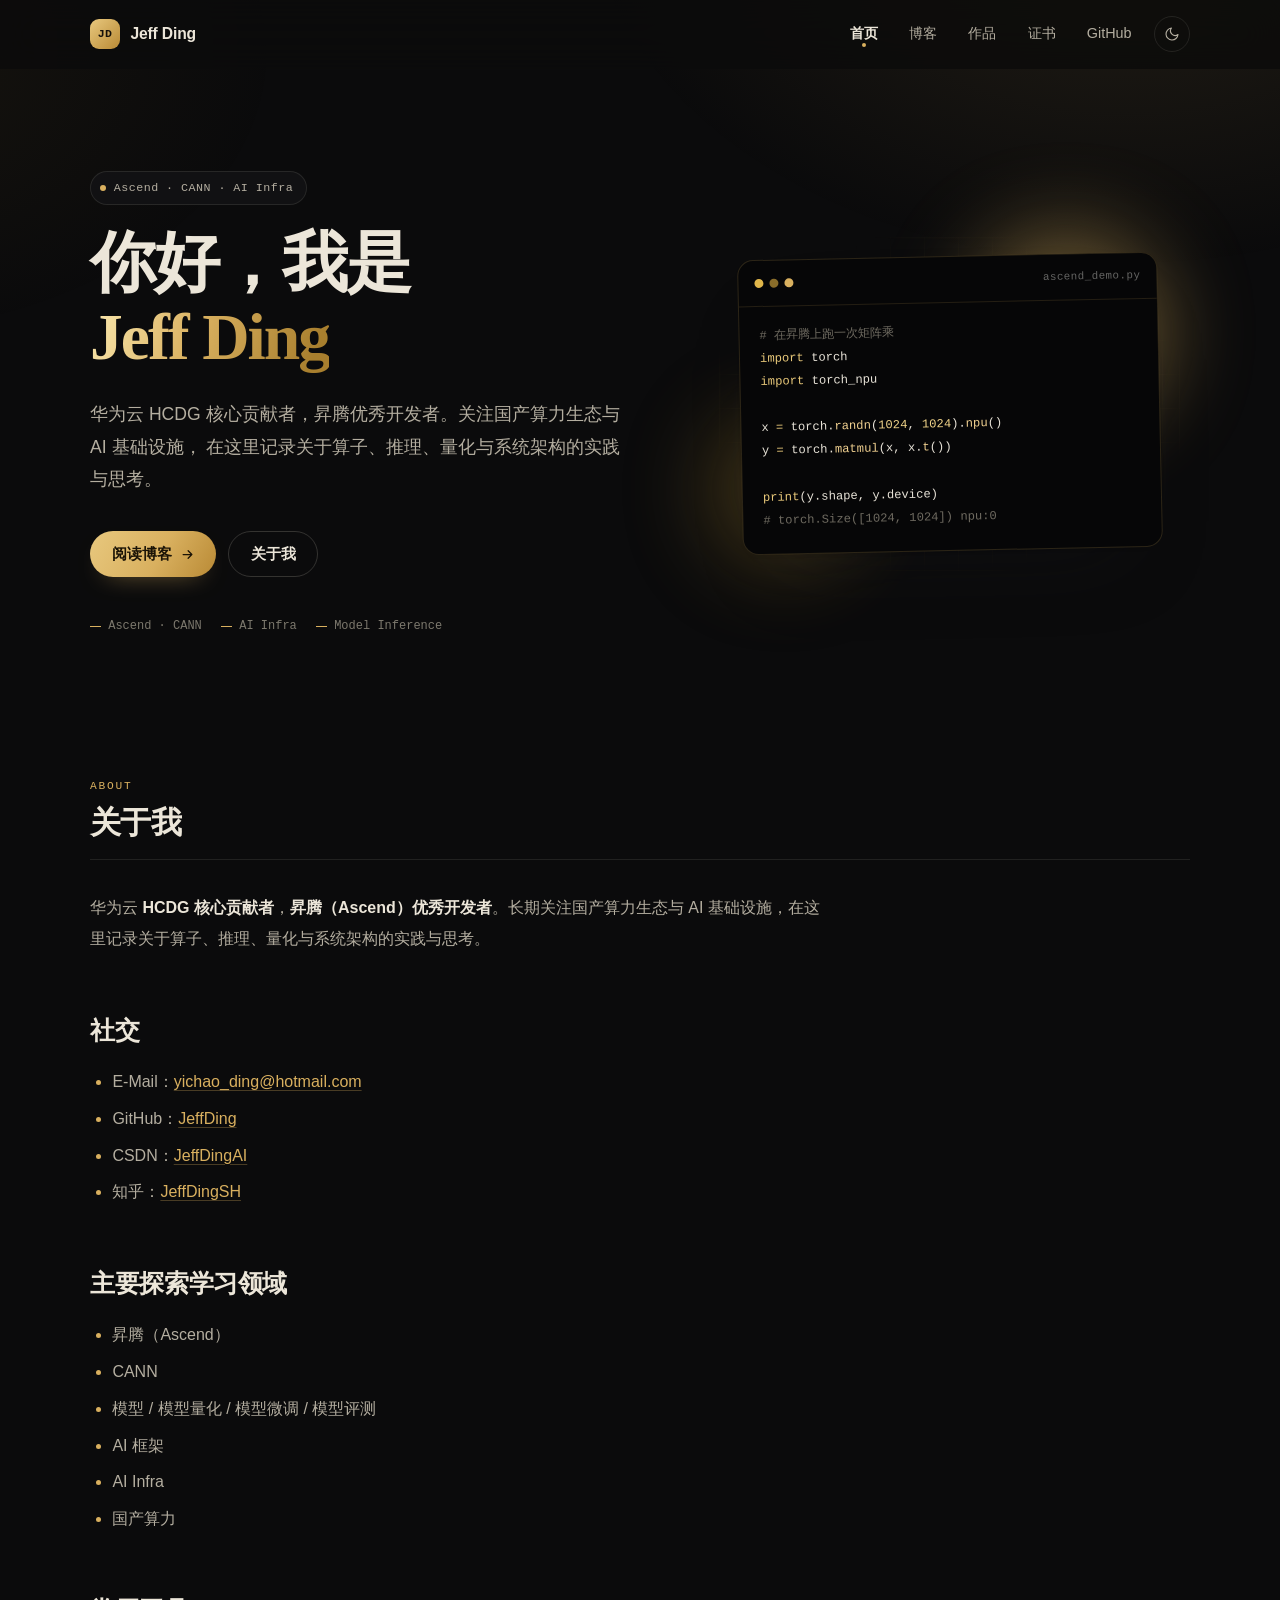
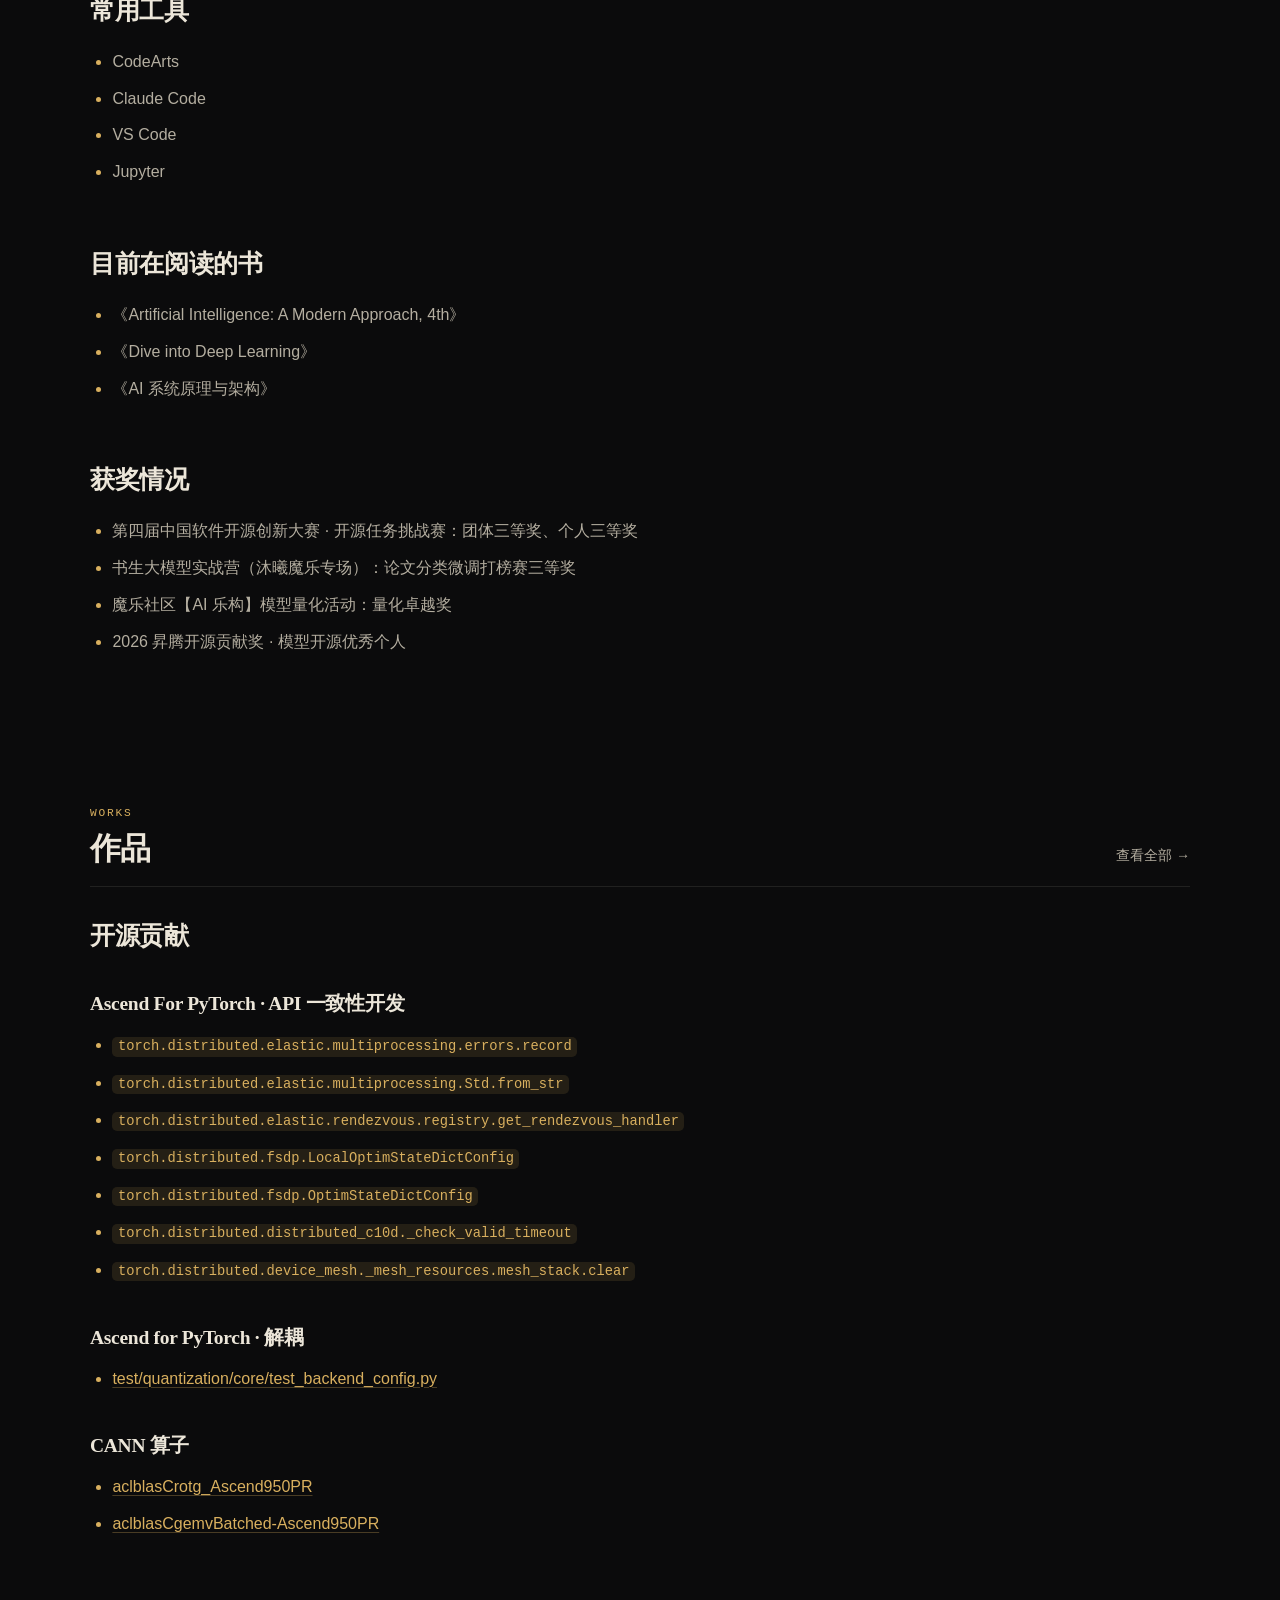
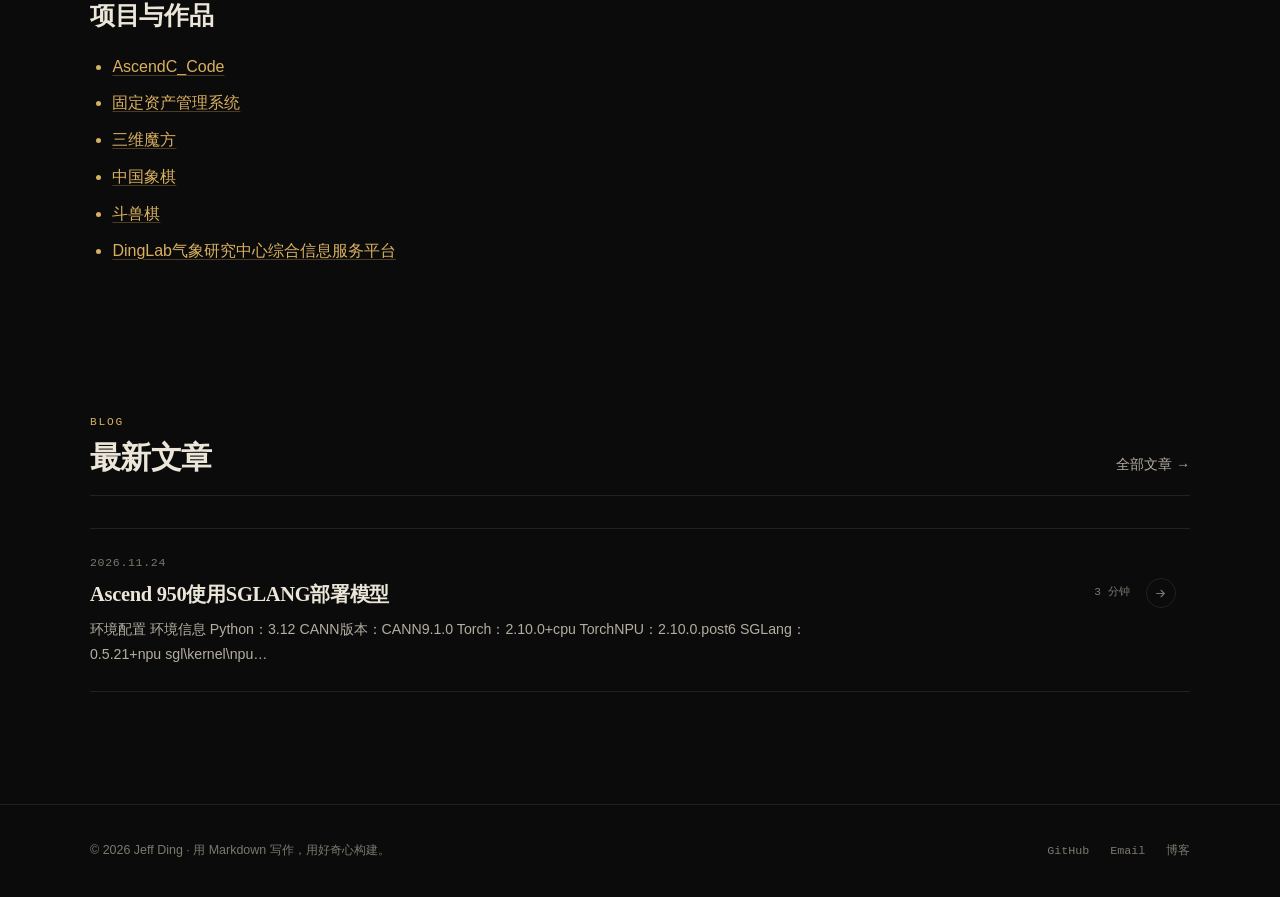
<file: index.html>
<!DOCTYPE html>
<html lang="zh-CN" data-page="home">
<head>
  <meta charset="UTF-8">
  <meta name="viewport" content="width=device-width, initial-scale=1.0">
  <title>Jeff Ding · 个人主页</title>
  <meta name="description" content="Jeff Ding 的个人网站，记录 Ascend、CANN、AI Infra 与模型推理的学习与实践。">
  <meta name="theme-color" content="#0b0b0c">
  <link rel="icon" href="data:image/svg+xml,%3Csvg xmlns='http://www.w3.org/2000/svg' viewBox='0 0 64 64'%3E%3Crect width='64' height='64' rx='14' fill='%23c7000b'/%3E%3Ctext x='32' y='44' font-size='28' font-family='monospace' font-weight='700' text-anchor='middle' fill='white'%3EJD%3C/text%3E%3C/svg%3E">
  <link rel="stylesheet" href="assets/css/style.css">
  <script>
    (function () {
      try {
        var saved = localStorage.getItem("theme");
        var theme = saved || (window.matchMedia("(prefers-color-scheme: dark)").matches ? "dark" : "light");
        document.documentElement.dataset.theme = theme;
      } catch (e) {}
    })();
  </script>
</head>
<body>
  <header class="site-header" id="site-header">
    <div class="wrap header-inner">
      <a class="brand" href="index.html" aria-label="返回首页">
        <span class="brand-mark">JD</span>
        <span class="brand-name">Jeff Ding</span>
      </a>

      <button class="nav-toggle" id="nav-toggle" aria-label="展开导航" aria-expanded="false">
        <span></span><span></span><span></span>
      </button>

      <nav class="nav" id="site-nav">
        <a href="index.html" class="active">首页</a>
        <a href="blog.html">博客</a>
        <a href="works.html">作品</a>
        <a href="certificates.html">证书</a>
        <a href="https://github.com/JeffDing" target="_blank" rel="noopener">GitHub</a>
        <button class="theme-toggle" id="theme-toggle" aria-label="切换深色模式" title="切换主题">
          <svg class="icon-moon" viewBox="0 0 24 24" fill="none" stroke="currentColor" stroke-width="1.7" stroke-linecap="round" stroke-linejoin="round" aria-hidden="true"><path d="M21 12.8A9 9 0 1 1 11.2 3a7 7 0 0 0 9.8 9.8Z"/></svg>
          <svg class="icon-sun" viewBox="0 0 24 24" fill="none" stroke="currentColor" stroke-width="1.7" stroke-linecap="round" stroke-linejoin="round" aria-hidden="true"><circle cx="12" cy="12" r="4"/><path d="M12 2v2M12 20v2M4.9 4.9l1.4 1.4M17.7 17.7l1.4 1.4M2 12h2M20 12h2M4.9 19.1l1.4-1.4M17.7 6.3l1.4-1.4"/></svg>
        </button>
      </nav>
    </div>
  </header>

  <main>
    <section class="wrap hero">
      <div class="hero-copy">
        <p class="eyebrow"><span class="dot"></span>Ascend · CANN · AI Infra</p>
        <h1>你好，我是<br><span class="grad">Jeff Ding</span></h1>
        <p class="hero-sub">
          华为云 HCDG 核心贡献者，昇腾优秀开发者。关注国产算力生态与 AI 基础设施，
          在这里记录关于算子、推理、量化与系统架构的实践与思考。
        </p>
        <div class="hero-actions">
          <a class="btn btn-primary" href="blog.html">
            阅读博客
            <svg viewBox="0 0 24 24" fill="none" stroke="currentColor" stroke-width="2" stroke-linecap="round" stroke-linejoin="round" aria-hidden="true"><path d="M5 12h14M13 6l6 6-6 6"/></svg>
          </a>
          <a class="btn btn-ghost" href="#about">关于我</a>
        </div>
        <ul class="hero-foot">
          <li>Ascend · CANN</li>
          <li>AI Infra</li>
          <li>Model Inference</li>
        </ul>
      </div>

      <div class="hero-visual" aria-hidden="true">
        <div class="orb orb-1"></div>
        <div class="orb orb-2"></div>
        <div class="code-card">
          <div class="code-bar"><i></i><i></i><i></i><em>ascend_demo.py</em></div>
          <pre><code><span class="tok-c"># 在昇腾上跑一次矩阵乘</span>
<span class="tok-k">import</span> torch
<span class="tok-k">import</span> torch_npu

x <span class="tok-k">=</span> torch.<span class="tok-f">randn</span>(<span class="tok-v">1024</span>, <span class="tok-v">1024</span>).<span class="tok-f">npu</span>()
y <span class="tok-k">=</span> torch.<span class="tok-f">matmul</span>(x, x.<span class="tok-f">t</span>())

<span class="tok-k">print</span>(y.shape, y.device)
<span class="tok-c"># torch.Size([1024, 1024]) npu:0</span></code></pre>
        </div>
      </div>
    </section>

    <section class="wrap section about reveal" id="about">
      <div class="section-head">
        <div>
          <span class="section-kicker">About</span>
          <h2>关于我</h2>
        </div>
      </div>
      <div class="prose" id="about-content">
        <p class="loading">正在加载个人介绍…</p>
      </div>
    </section>

    <section class="wrap section works reveal" id="works">
      <div class="section-head">
        <div>
          <span class="section-kicker">Works</span>
          <h2>作品</h2>
        </div>
        <a class="section-more" href="works.html">查看全部 →</a>
      </div>
      <div class="prose" id="home-works">
        <p class="loading">正在加载作品…</p>
      </div>
    </section>

    <section class="wrap section reveal">
      <div class="section-head">
        <div>
          <span class="section-kicker">Blog</span>
          <h2>最新文章</h2>
        </div>
        <a class="section-more" href="blog.html">全部文章 →</a>
      </div>
      <div class="post-list" id="latest-posts">
        <p class="loading">正在加载文章…</p>
      </div>
    </section>
  </main>

  <footer class="site-footer">
    <div class="wrap footer-inner">
      <span>© <span id="year"></span> Jeff Ding · 用 Markdown 写作，用好奇心构建。</span>
      <div class="footer-links">
        <a href="https://github.com/JeffDing" target="_blank" rel="noopener">GitHub</a>
        <a href="mailto:yichao_ding@hotmail.com">Email</a>
        <a href="blog.html">博客</a>
      </div>
    </div>
  </footer>

  <script src="assets/vendor/marked.min.js"></script>
  <script src="assets/vendor/highlight.min.js"></script>
  <script src="assets/js/app.js"></script>
</body>
</html>
</file>
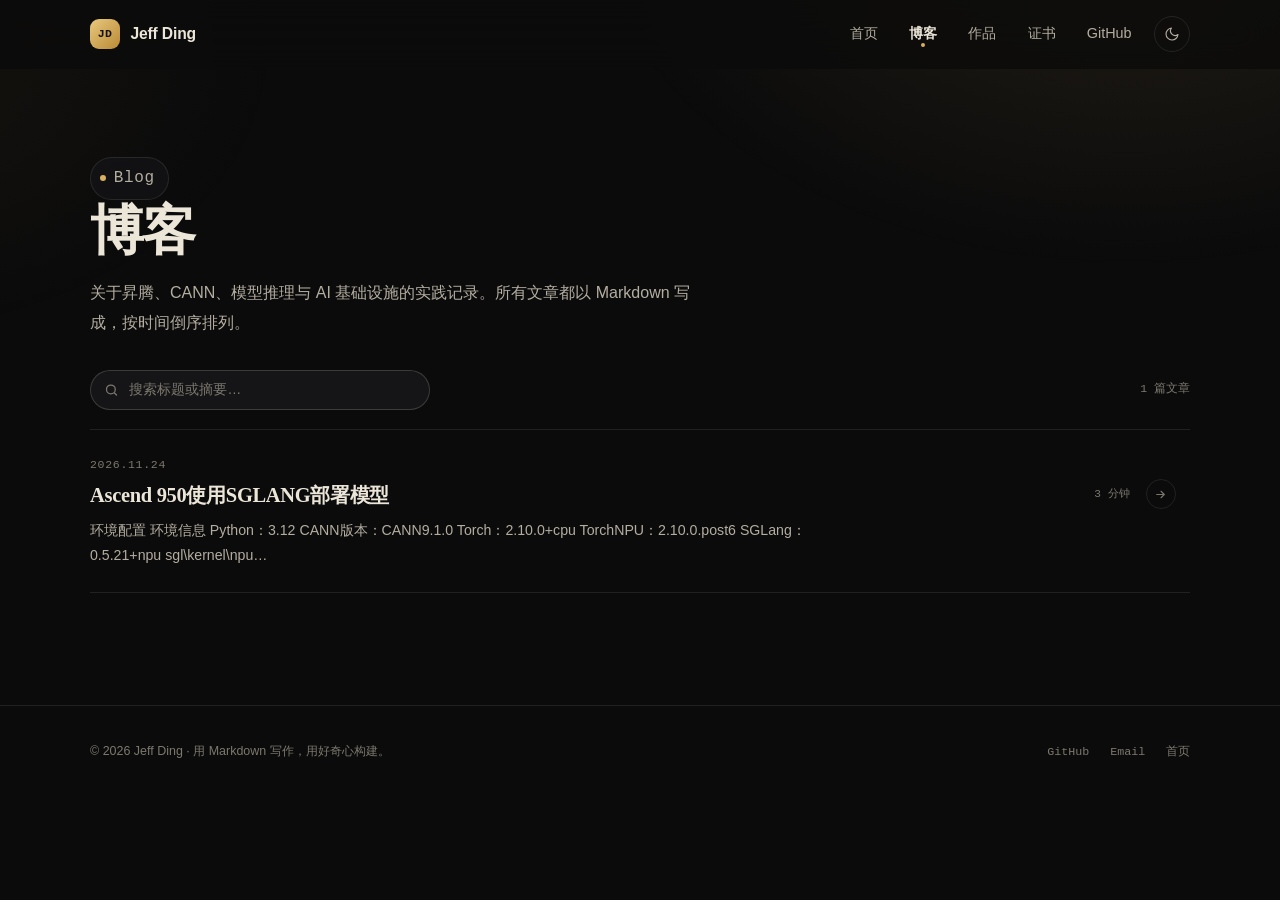
<file: blog.html>
<!DOCTYPE html>
<html lang="zh-CN" data-page="blog">
<head>
  <meta charset="UTF-8">
  <meta name="viewport" content="width=device-width, initial-scale=1.0">
  <title>博客 · Jeff Ding</title>
  <meta name="description" content="Jeff Ding 的博客，记录 Ascend、CANN、模型推理、量化与 AI Infra 的实践笔记。">
  <meta name="theme-color" content="#0b0b0c">
  <link rel="icon" href="data:image/svg+xml,%3Csvg xmlns='http://www.w3.org/2000/svg' viewBox='0 0 64 64'%3E%3Crect width='64' height='64' rx='14' fill='%23c7000b'/%3E%3Ctext x='32' y='44' font-size='28' font-family='monospace' font-weight='700' text-anchor='middle' fill='white'%3EJD%3C/text%3E%3C/svg%3E">
  <link rel="stylesheet" href="assets/css/style.css">
  <script>
    (function () {
      try {
        var saved = localStorage.getItem("theme");
        var theme = saved || (window.matchMedia("(prefers-color-scheme: dark)").matches ? "dark" : "light");
        document.documentElement.dataset.theme = theme;
      } catch (e) {}
    })();
  </script>
</head>
<body>
  <header class="site-header" id="site-header">
    <div class="wrap header-inner">
      <a class="brand" href="index.html" aria-label="返回首页">
        <span class="brand-mark">JD</span>
        <span class="brand-name">Jeff Ding</span>
      </a>

      <button class="nav-toggle" id="nav-toggle" aria-label="展开导航" aria-expanded="false">
        <span></span><span></span><span></span>
      </button>

      <nav class="nav" id="site-nav">
        <a href="index.html">首页</a>
        <a href="blog.html" class="active">博客</a>
        <a href="works.html">作品</a>
        <a href="certificates.html">证书</a>
        <a href="https://github.com/JeffDing" target="_blank" rel="noopener">GitHub</a>
        <button class="theme-toggle" id="theme-toggle" aria-label="切换深色模式" title="切换主题">
          <svg class="icon-moon" viewBox="0 0 24 24" fill="none" stroke="currentColor" stroke-width="1.7" stroke-linecap="round" stroke-linejoin="round" aria-hidden="true"><path d="M21 12.8A9 9 0 1 1 11.2 3a7 7 0 0 0 9.8 9.8Z"/></svg>
          <svg class="icon-sun" viewBox="0 0 24 24" fill="none" stroke="currentColor" stroke-width="1.7" stroke-linecap="round" stroke-linejoin="round" aria-hidden="true"><circle cx="12" cy="12" r="4"/><path d="M12 2v2M12 20v2M4.9 4.9l1.4 1.4M17.7 17.7l1.4 1.4M2 12h2M20 12h2M4.9 19.1l1.4-1.4M17.7 6.3l1.4-1.4"/></svg>
        </button>
      </nav>
    </div>
  </header>

  <main>
    <section class="wrap page-head">
      <p class="eyebrow"><span class="dot"></span>Blog</p>
      <h1>博客</h1>
      <p>关于昇腾、CANN、模型推理与 AI 基础设施的实践记录。所有文章都以 Markdown 写成，按时间倒序排列。</p>
    </section>

    <section class="wrap section" style="padding-top: 0;">
      <div class="list-toolbar">
        <label class="search-box">
          <svg viewBox="0 0 24 24" fill="none" stroke="currentColor" stroke-width="2" stroke-linecap="round" aria-hidden="true"><circle cx="11" cy="11" r="7"/><path d="m20 20-3.2-3.2"/></svg>
          <input type="search" id="search-input" placeholder="搜索标题或摘要…" autocomplete="off" aria-label="搜索文章">
        </label>
        <span class="list-count" id="list-count"></span>
      </div>

      <div class="post-list" id="post-list">
        <p class="loading">正在加载文章…</p>
      </div>
    </section>
  </main>

  <footer class="site-footer">
    <div class="wrap footer-inner">
      <span>© <span id="year"></span> Jeff Ding · 用 Markdown 写作，用好奇心构建。</span>
      <div class="footer-links">
        <a href="https://github.com/JeffDing" target="_blank" rel="noopener">GitHub</a>
        <a href="mailto:yichao_ding@hotmail.com">Email</a>
        <a href="index.html">首页</a>
      </div>
    </div>
  </footer>

  <script src="assets/vendor/marked.min.js"></script>
  <script src="assets/vendor/highlight.min.js"></script>
  <script src="assets/js/app.js"></script>
</body>
</html>
</file>
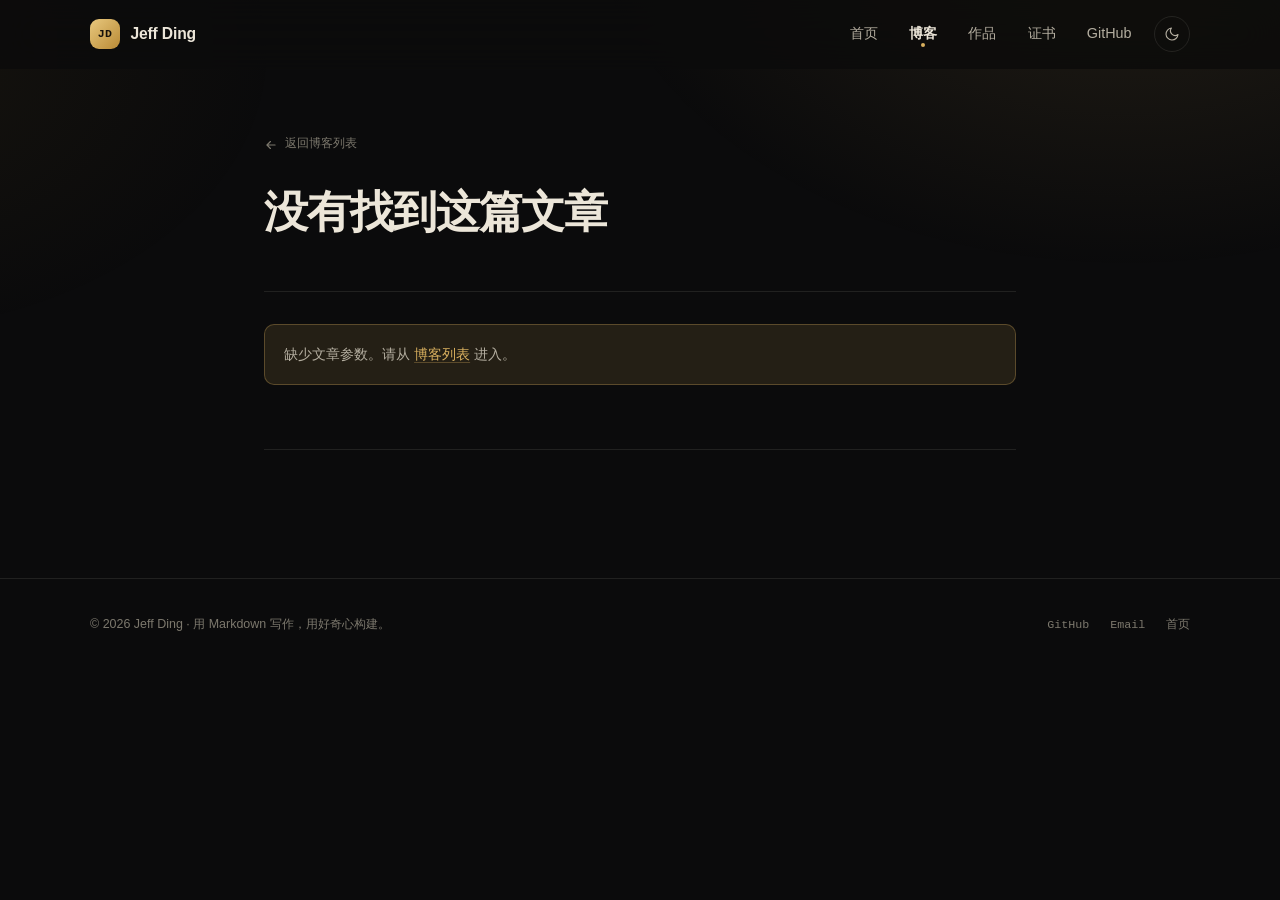
<file: post.html>
<!DOCTYPE html>
<html lang="zh-CN" data-page="post">
<head>
  <meta charset="UTF-8">
  <meta name="viewport" content="width=device-width, initial-scale=1.0">
  <title>文章 · Jeff Ding</title>
  <meta name="description" content="Jeff Ding 的博客文章。">
  <meta name="theme-color" content="#0b0b0c">
  <link rel="icon" href="data:image/svg+xml,%3Csvg xmlns='http://www.w3.org/2000/svg' viewBox='0 0 64 64'%3E%3Crect width='64' height='64' rx='14' fill='%23c7000b'/%3E%3Ctext x='32' y='44' font-size='28' font-family='monospace' font-weight='700' text-anchor='middle' fill='white'%3EJD%3C/text%3E%3C/svg%3E">
  <link rel="stylesheet" href="assets/css/style.css">
  <script>
    (function () {
      try {
        var saved = localStorage.getItem("theme");
        var theme = saved || (window.matchMedia("(prefers-color-scheme: dark)").matches ? "dark" : "light");
        document.documentElement.dataset.theme = theme;
      } catch (e) {}
    })();
  </script>
</head>
<body>
  <div class="progress-bar" id="progress-bar" aria-hidden="true"></div>

  <header class="site-header" id="site-header">
    <div class="wrap header-inner">
      <a class="brand" href="index.html" aria-label="返回首页">
        <span class="brand-mark">JD</span>
        <span class="brand-name">Jeff Ding</span>
      </a>

      <button class="nav-toggle" id="nav-toggle" aria-label="展开导航" aria-expanded="false">
        <span></span><span></span><span></span>
      </button>

      <nav class="nav" id="site-nav">
        <a href="index.html">首页</a>
        <a href="blog.html" class="active">博客</a>
        <a href="works.html">作品</a>
        <a href="certificates.html">证书</a>
        <a href="https://github.com/JeffDing" target="_blank" rel="noopener">GitHub</a>
        <button class="theme-toggle" id="theme-toggle" aria-label="切换深色模式" title="切换主题">
          <svg class="icon-moon" viewBox="0 0 24 24" fill="none" stroke="currentColor" stroke-width="1.7" stroke-linecap="round" stroke-linejoin="round" aria-hidden="true"><path d="M21 12.8A9 9 0 1 1 11.2 3a7 7 0 0 0 9.8 9.8Z"/></svg>
          <svg class="icon-sun" viewBox="0 0 24 24" fill="none" stroke="currentColor" stroke-width="1.7" stroke-linecap="round" stroke-linejoin="round" aria-hidden="true"><circle cx="12" cy="12" r="4"/><path d="M12 2v2M12 20v2M4.9 4.9l1.4 1.4M17.7 17.7l1.4 1.4M2 12h2M20 12h2M4.9 19.1l1.4-1.4M17.7 6.3l1.4-1.4"/></svg>
        </button>
      </nav>
    </div>
  </header>

  <main class="wrap">
    <article class="article">
      <a class="back-link" href="blog.html">
        <svg viewBox="0 0 24 24" fill="none" stroke="currentColor" stroke-width="2" stroke-linecap="round" stroke-linejoin="round" aria-hidden="true"><path d="M19 12H5M11 18l-6-6 6-6"/></svg>
        返回博客列表
      </a>

      <h1 id="post-title">正在加载…</h1>
      <div class="article-meta" id="post-meta"></div>

      <div class="prose article-body" id="post-content">
        <p class="loading">正在加载文章内容…</p>
      </div>

      <nav class="article-nav" id="article-nav"></nav>
    </article>
  </main>

  <footer class="site-footer">
    <div class="wrap footer-inner">
      <span>© <span id="year"></span> Jeff Ding · 用 Markdown 写作，用好奇心构建。</span>
      <div class="footer-links">
        <a href="https://github.com/JeffDing" target="_blank" rel="noopener">GitHub</a>
        <a href="mailto:yichao_ding@hotmail.com">Email</a>
        <a href="index.html">首页</a>
      </div>
    </div>
  </footer>

  <script src="assets/vendor/marked.min.js"></script>
  <script src="assets/vendor/highlight.min.js"></script>
  <script src="assets/js/app.js"></script>
</body>
</html>
</file>
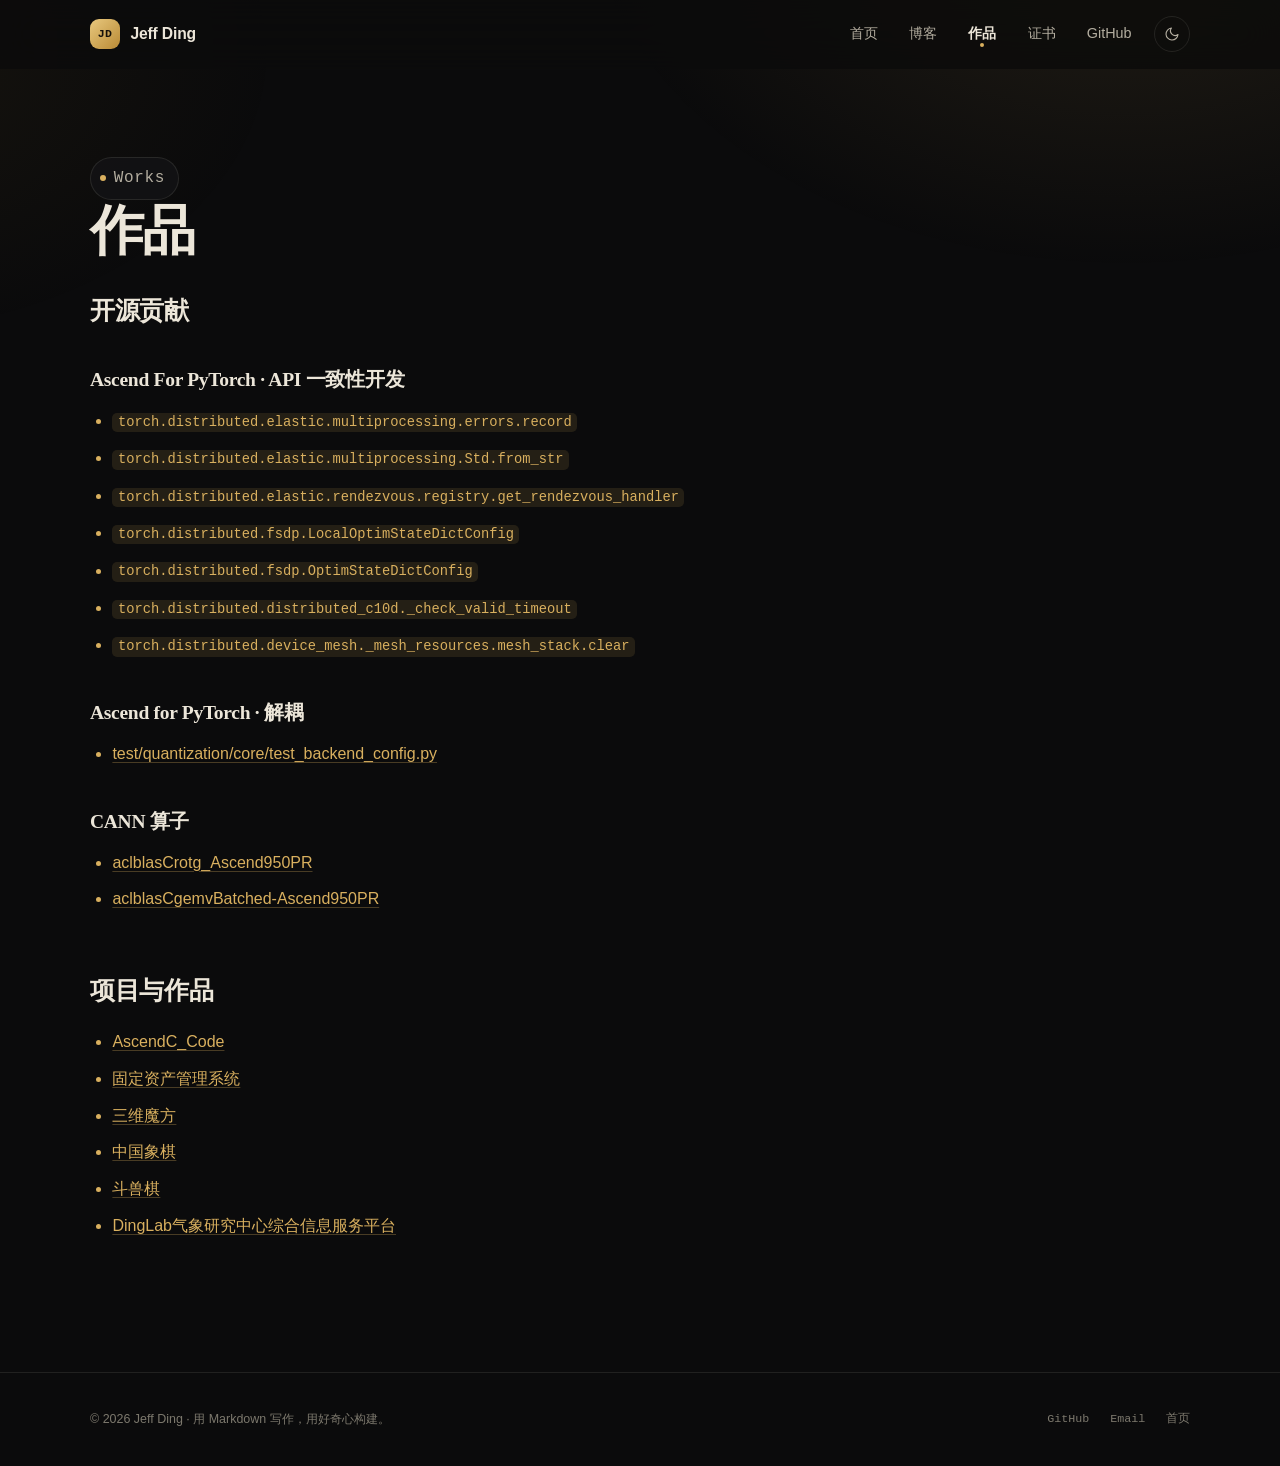
<file: works.html>
<!DOCTYPE html>
<html lang="zh-CN" data-page="works">
<head>
  <meta charset="UTF-8">
  <meta name="viewport" content="width=device-width, initial-scale=1.0">
  <title>作品 · Jeff Ding</title>
  <meta name="description" content="Jeff Ding 的作品合集：开源项目、工具与文章。">
  <meta name="theme-color" content="#0b0b0c">
  <link rel="icon" href="data:image/svg+xml,%3Csvg xmlns='http://www.w3.org/2000/svg' viewBox='0 0 64 64'%3E%3Crect width='64' height='64' rx='14' fill='%23c7000b'/%3E%3Ctext x='32' y='44' font-size='28' font-family='monospace' font-weight='700' text-anchor='middle' fill='white'%3EJD%3C/text%3E%3C/svg%3E">
  <link rel="stylesheet" href="assets/css/style.css">
  <script>
    (function () {
      try {
        var saved = localStorage.getItem("theme");
        var theme = saved || (window.matchMedia("(prefers-color-scheme: dark)").matches ? "dark" : "light");
        document.documentElement.dataset.theme = theme;
      } catch (e) {}
    })();
  </script>
</head>
<body>
  <header class="site-header" id="site-header">
    <div class="wrap header-inner">
      <a class="brand" href="index.html" aria-label="返回首页">
        <span class="brand-mark">JD</span>
        <span class="brand-name">Jeff Ding</span>
      </a>

      <button class="nav-toggle" id="nav-toggle" aria-label="展开导航" aria-expanded="false">
        <span></span><span></span><span></span>
      </button>

      <nav class="nav" id="site-nav">
        <a href="index.html">首页</a>
        <a href="blog.html">博客</a>
        <a href="works.html" class="active">作品</a>
        <a href="certificates.html">证书</a>
        <a href="https://github.com/JeffDing" target="_blank" rel="noopener">GitHub</a>
        <button class="theme-toggle" id="theme-toggle" aria-label="切换深色模式" title="切换主题">
          <svg class="icon-moon" viewBox="0 0 24 24" fill="none" stroke="currentColor" stroke-width="1.7" stroke-linecap="round" stroke-linejoin="round" aria-hidden="true"><path d="M21 12.8A9 9 0 1 1 11.2 3a7 7 0 0 0 9.8 9.8Z"/></svg>
          <svg class="icon-sun" viewBox="0 0 24 24" fill="none" stroke="currentColor" stroke-width="1.7" stroke-linecap="round" stroke-linejoin="round" aria-hidden="true"><circle cx="12" cy="12" r="4"/><path d="M12 2v2M12 20v2M4.9 4.9l1.4 1.4M17.7 17.7l1.4 1.4M2 12h2M20 12h2M4.9 19.1l1.4-1.4M17.7 6.3l1.4-1.4"/></svg>
        </button>
      </nav>
    </div>
  </header>

  <main>
    <section class="wrap page-head">
      <p class="eyebrow"><span class="dot"></span>Works</p>
      <h1>作品</h1>
    </section>

    <section class="wrap section" style="padding-top: 0;">
      <div class="prose" id="works-content">
        <p class="loading">正在加载作品…</p>
      </div>
    </section>
  </main>

  <footer class="site-footer">
    <div class="wrap footer-inner">
      <span>© <span id="year"></span> Jeff Ding · 用 Markdown 写作，用好奇心构建。</span>
      <div class="footer-links">
        <a href="https://github.com/JeffDing" target="_blank" rel="noopener">GitHub</a>
        <a href="mailto:yichao_ding@hotmail.com">Email</a>
        <a href="index.html">首页</a>
      </div>
    </div>
  </footer>

  <script src="assets/vendor/marked.min.js"></script>
  <script src="assets/vendor/highlight.min.js"></script>
  <script src="assets/js/app.js"></script>
</body>
</html>
</file>
<file: assets/css/style.css>
/* =========================================================
   Jeff Ding · Personal Site
   ========================================================= */

:root {
  --bg: #0b0b0c;
  --bg-soft: #101012;
  --surface: #151517;
  --surface-2: #1c1c1f;
  --text: #ece6d9;
  --text-soft: #b4aea0;
  --text-mute: #7c786d;
  --line: rgba(236, 230, 217, 0.1);
  --line-strong: rgba(236, 230, 217, 0.18);
  --accent: #d9b05f;
  --accent-hover: #f2d28c;
  --accent-soft: rgba(217, 176, 95, 0.12);
  --accent-line: rgba(217, 176, 95, 0.3);
  --code-bg: #060607;
  --code-text: #e8e3d8;
  --shadow-sm: 0 1px 2px rgba(22, 22, 26, 0.05);
  --shadow: 0 1px 2px rgba(22, 22, 26, 0.04), 0 18px 40px -24px rgba(22, 22, 26, 0.3);
  --shadow-lg: 0 2px 4px rgba(22, 22, 26, 0.04), 0 40px 80px -40px rgba(22, 22, 26, 0.35);
  --radius-sm: 10px;
  --radius: 18px;
  --radius-lg: 26px;
  --wrap: 1100px;
  --font-sans: -apple-system, BlinkMacSystemFont, "Segoe UI", "PingFang SC",
    "Hiragino Sans GB", "Microsoft YaHei", "Noto Sans SC", sans-serif;
  --font-serif: "Iowan Old Style", "Palatino Linotype", "Songti SC", "Noto Serif SC",
    Georgia, serif;
  --font-mono: "SFMono-Regular", "JetBrains Mono", "Cascadia Code", Consolas,
    "Liberation Mono", Menlo, monospace;
  --ease: cubic-bezier(0.22, 1, 0.36, 1);
}

[data-theme="dark"] {
  --bg: #040405;
  --bg-soft: #09090a;
  --surface: #0e0e10;
  --surface-2: #141416;
  --text: #f2ecdf;
  --text-soft: #c2bca9;
  --text-mute: #878276;
  --line: rgba(242, 236, 223, 0.1);
  --line-strong: rgba(242, 236, 223, 0.18);
  --accent: #e8c87e;
  --accent-hover: #f7dea4;
  --accent-soft: rgba(232, 200, 126, 0.12);
  --accent-line: rgba(232, 200, 126, 0.32);
  --code-bg: #020203;
  --code-text: #f0ead9;
  --shadow-sm: 0 1px 2px rgba(0, 0, 0, 0.4);
  --shadow: 0 1px 2px rgba(0, 0, 0, 0.3), 0 18px 40px -24px rgba(0, 0, 0, 0.7);
  --shadow-lg: 0 2px 4px rgba(0, 0, 0, 0.3), 0 40px 80px -40px rgba(0, 0, 0, 0.8);
}

/* ---------- Reset ---------- */

*,
*::before,
*::after {
  box-sizing: border-box;
}

html {
  scroll-behavior: smooth;
  -webkit-text-size-adjust: 100%;
}

body {
  margin: 0;
  min-height: 100vh;
  background: var(--bg);
  color: var(--text);
  font-family: var(--font-sans);
  font-size: 16px;
  line-height: 1.75;
  -webkit-font-smoothing: antialiased;
  text-rendering: optimizeLegibility;
  transition: background-color 0.35s var(--ease), color 0.35s var(--ease);
}

body::before {
  content: "";
  position: fixed;
  inset: 0;
  z-index: -1;
  pointer-events: none;
  background:
    radial-gradient(55rem 38rem at 88% -12%, var(--accent-soft), transparent 62%),
    radial-gradient(45rem 30rem at -12% 6%, rgba(180, 140, 50, 0.07), transparent 60%);
}

[data-theme="dark"] body::before {
  background:
    radial-gradient(55rem 38rem at 88% -12%, rgba(232, 200, 126, 0.12), transparent 62%),
    radial-gradient(45rem 30rem at -12% 6%, rgba(180, 140, 50, 0.08), transparent 60%);
}

img {
  max-width: 100%;
  height: auto;
}

a {
  color: inherit;
  text-decoration: none;
}

button {
  font: inherit;
  color: inherit;
  background: none;
  border: 0;
  cursor: pointer;
}

::selection {
  background: var(--accent);
  color: #1a1306;
}

.wrap {
  width: min(var(--wrap), calc(100% - 3rem));
  margin-inline: auto;
}

/* ---------- Header ---------- */

.site-header {
  position: sticky;
  top: 0;
  z-index: 50;
  backdrop-filter: saturate(180%) blur(18px);
  -webkit-backdrop-filter: saturate(180%) blur(18px);
  background: color-mix(in srgb, var(--bg) 82%, transparent);
  border-bottom: 1px solid transparent;
  transition: border-color 0.3s, background-color 0.3s;
}

.site-header.is-scrolled {
  border-bottom-color: var(--line);
}

.header-inner {
  display: flex;
  align-items: center;
  justify-content: space-between;
  gap: 1.5rem;
  height: 68px;
}

.brand {
  display: inline-flex;
  align-items: center;
  gap: 0.65rem;
  font-weight: 650;
  letter-spacing: -0.01em;
}

.brand-mark {
  display: grid;
  place-items: center;
  width: 30px;
  height: 30px;
  border-radius: 9px;
  background: linear-gradient(135deg, #e8c87e, #b98a35);
  color: #16110a;
  font-family: var(--font-mono);
  font-size: 0.72rem;
  font-weight: 700;
  letter-spacing: 0.02em;
  transition: transform 0.4s var(--ease), background-color 0.3s;
}

.brand:hover .brand-mark {
  transform: rotate(-8deg) scale(1.06);
  background: linear-gradient(135deg, #f5db9b, #d9b05f);
  color: #16110a;
}

.brand-name {
  font-size: 0.98rem;
}

.nav {
  display: flex;
  align-items: center;
  gap: 0.35rem;
}

.nav a,
.theme-toggle {
  position: relative;
  display: inline-flex;
  align-items: center;
  justify-content: center;
  height: 36px;
  padding: 0 0.8rem;
  border-radius: 999px;
  color: var(--text-soft);
  font-size: 0.9rem;
  transition: color 0.2s, background-color 0.2s;
}

.nav a:hover,
.theme-toggle:hover {
  color: var(--text);
  background: var(--surface-2);
}

.nav a.active {
  color: var(--text);
  font-weight: 600;
}

.nav a.active::after {
  content: "";
  position: absolute;
  bottom: 5px;
  left: 50%;
  width: 4px;
  height: 4px;
  border-radius: 50%;
  background: var(--accent);
  transform: translateX(-50%);
}

.theme-toggle {
  width: 36px;
  padding: 0;
  margin-left: 0.25rem;
  border: 1px solid var(--line);
}

.theme-toggle svg {
  width: 16px;
  height: 16px;
}

.theme-toggle .icon-sun {
  display: none;
}

[data-theme="dark"] .theme-toggle .icon-sun {
  display: block;
}

[data-theme="dark"] .theme-toggle .icon-moon {
  display: none;
}

.nav-toggle {
  display: none;
  width: 38px;
  height: 38px;
  border: 1px solid var(--line);
  border-radius: 10px;
  place-items: center;
}

.nav-toggle span {
  display: block;
  width: 16px;
  height: 1.5px;
  background: var(--text);
  border-radius: 2px;
  transition: transform 0.3s var(--ease), opacity 0.2s;
}

.nav-toggle span + span {
  margin-top: 4px;
}

/* ---------- Hero ---------- */

.hero {
  display: grid;
  grid-template-columns: minmax(0, 1.08fr) minmax(0, 0.92fr);
  align-items: center;
  gap: 3.5rem;
  padding-block: clamp(3.5rem, 8vw, 6.5rem) clamp(3rem, 6vw, 5rem);
}

.eyebrow {
  display: inline-flex;
  align-items: center;
  gap: 0.5rem;
  margin: 0 0 1.4rem;
  padding: 0.35rem 0.8rem 0.35rem 0.55rem;
  border: 1px solid var(--line);
  border-radius: 999px;
  background: color-mix(in srgb, var(--surface) 70%, transparent);
  color: var(--text-soft);
  font-family: var(--font-mono);
  font-size: 0.73rem;
  letter-spacing: 0.04em;
}

.eyebrow .dot {
  position: relative;
  width: 6px;
  height: 6px;
  border-radius: 50%;
  background: var(--accent);
}

.eyebrow .dot::after {
  content: "";
  position: absolute;
  inset: -4px;
  border-radius: 50%;
  border: 1px solid var(--accent);
  opacity: 0;
  animation: pulse 2.4s ease-out infinite;
}

@keyframes pulse {
  0% {
    opacity: 0.7;
    transform: scale(0.6);
  }
  70%,
  100% {
    opacity: 0;
    transform: scale(1.5);
  }
}

.hero h1 {
  margin: 0;
  font-family: var(--font-serif);
  font-size: clamp(2.6rem, 6vw, 4.1rem);
  font-weight: 600;
  line-height: 1.12;
  letter-spacing: -0.03em;
}

.hero h1 .grad {
  background: linear-gradient(110deg, #f7e3a8 5%, #d9b05f 45%, #a87f2e 92%);
  -webkit-background-clip: text;
  background-clip: text;
  color: transparent;
}

.hero-sub {
  max-width: 34rem;
  margin: 1.5rem 0 0;
  color: var(--text-soft);
  font-size: clamp(1rem, 1.4vw, 1.1rem);
  line-height: 1.85;
}

.hero-actions {
  display: flex;
  flex-wrap: wrap;
  gap: 0.75rem;
  margin-top: 2.2rem;
}

.btn {
  display: inline-flex;
  align-items: center;
  gap: 0.5rem;
  height: 46px;
  padding: 0 1.35rem;
  border-radius: 999px;
  font-size: 0.93rem;
  font-weight: 600;
  transition: transform 0.3s var(--ease), background-color 0.25s, box-shadow 0.3s,
    border-color 0.25s;
}

.btn svg {
  width: 15px;
  height: 15px;
  transition: transform 0.3s var(--ease);
}

.btn-primary {
  background: linear-gradient(120deg, #e8c87e, #d9b05f 55%, #b98a35);
  color: #1a1306;
  box-shadow: 0 10px 26px -16px rgba(217, 176, 95, 0.75);
}

.btn-primary:hover {
  background: linear-gradient(120deg, #f7e0a6, #e5c47f 55%, #c79a45);
  color: #1a1306;
  transform: translateY(-2px);
  box-shadow: 0 16px 30px -12px rgba(217, 176, 95, 0.85);
}

.btn-primary:hover svg {
  transform: translateX(3px);
}

.btn-ghost {
  border: 1px solid var(--line-strong);
  color: var(--text);
}

.btn-ghost:hover {
  background: var(--surface);
  border-color: var(--accent-line);
  transform: translateY(-2px);
}

.hero-foot {
  display: flex;
  flex-wrap: wrap;
  gap: 0.4rem 1.2rem;
  margin: 2.4rem 0 0;
  padding: 0;
  list-style: none;
  color: var(--text-mute);
  font-family: var(--font-mono);
  font-size: 0.75rem;
}

.hero-foot li {
  display: inline-flex;
  align-items: center;
  gap: 0.45rem;
}

.hero-foot li::before {
  content: "";
  width: 11px;
  height: 1px;
  background: var(--accent);
}

/* ---------- Hero visual ---------- */

.hero-visual {
  position: relative;
  min-height: 380px;
  display: grid;
  place-items: center;
}

.hero-visual::before {
  content: "";
  position: absolute;
  inset: 6% 2%;
  border-radius: 36px;
  border: 1px solid var(--accent-line);
  background-image: linear-gradient(var(--accent-soft) 1px, transparent 1px),
    linear-gradient(90deg, var(--accent-soft) 1px, transparent 1px);
  background-size: 34px 34px;
  -webkit-mask-image: radial-gradient(ellipse at center, #000 25%, transparent 75%);
  mask-image: radial-gradient(ellipse at center, #000 25%, transparent 75%);
  opacity: 0.75;
}

.orb {
  position: absolute;
  border-radius: 50%;
  filter: blur(46px);
  opacity: 0.55;
  animation: float 12s ease-in-out infinite;
}

.orb-1 {
  width: 190px;
  height: 190px;
  top: 6%;
  right: 6%;
  background: var(--accent);
}

.orb-2 {
  width: 150px;
  height: 150px;
  bottom: 8%;
  left: 0;
  background: #8a6d2a;
  opacity: 0.45;
  animation-delay: -6s;
}

@keyframes float {
  0%,
  100% {
    transform: translate3d(0, 0, 0) scale(1);
  }
  50% {
    transform: translate3d(0, -18px, 0) scale(1.06);
  }
}

.code-card {
  position: relative;
  width: min(100%, 420px);
  border-radius: 16px;
  background: var(--code-bg);
  border: 1px solid rgba(217, 176, 95, 0.18);
  box-shadow: var(--shadow-lg);
  overflow: hidden;
  transform: rotate(-1.2deg);
  transition: transform 0.6s var(--ease);
}

.code-card:hover {
  transform: rotate(0deg) translateY(-4px);
}

.code-bar {
  display: flex;
  align-items: center;
  gap: 6px;
  padding: 0.8rem 1rem;
  border-bottom: 1px solid rgba(217, 176, 95, 0.14);
}

.code-bar i {
  width: 9px;
  height: 9px;
  border-radius: 50%;
  background: rgba(232, 230, 226, 0.14);
}

.code-bar i:first-child {
  background: #e0b64a;
}

.code-bar i:nth-child(2) {
  background: #8a6d2a;
}

.code-bar i:nth-child(3) {
  background: #d9b05f;
}

.code-bar em {
  margin-left: auto;
  color: rgba(232, 230, 226, 0.42);
  font-family: var(--font-mono);
  font-size: 0.68rem;
  font-style: normal;
  letter-spacing: 0.04em;
}

.code-card pre {
  margin: 0;
  padding: 1.15rem 1.25rem 1.35rem;
  overflow-x: auto;
  color: var(--code-text);
  font-family: var(--font-mono);
  font-size: 0.76rem;
  line-height: 1.9;
  tab-size: 4;
}

.tok-c {
  color: #6e6a60;
}

.tok-k {
  color: #e9c97a;
}

.tok-s {
  color: #d8b153;
}

.tok-f {
  color: #f0d090;
}

.tok-v {
  color: #f2d58a;
}

/* ---------- Sections ---------- */

.section {
  padding-block: clamp(2.5rem, 5vw, 4rem);
}

.section-head {
  display: flex;
  align-items: flex-end;
  justify-content: space-between;
  gap: 1rem;
  margin-bottom: 2rem;
  padding-bottom: 1.1rem;
  border-bottom: 1px solid var(--line);
}

.section-kicker {
  display: block;
  margin-bottom: 0.35rem;
  color: var(--accent);
  font-family: var(--font-mono);
  font-size: 0.7rem;
  letter-spacing: 0.16em;
  text-transform: uppercase;
}

.section-head h2 {
  margin: 0;
  font-family: var(--font-serif);
  font-size: clamp(1.5rem, 2.6vw, 1.95rem);
  font-weight: 600;
  letter-spacing: -0.02em;
  line-height: 1.25;
}

.section-more {
  flex-shrink: 0;
  color: var(--text-soft);
  font-size: 0.86rem;
  transition: color 0.2s, transform 0.3s var(--ease);
}

.section-more:hover {
  color: var(--accent);
  transform: translateX(3px);
}

/* ---------- About / prose ---------- */

.about {
  scroll-margin-top: 90px;
}

.about .prose {
  max-width: 46rem;
}

.works .prose {
  max-width: 46rem;
}

.prose {
  color: var(--text-soft);
  font-size: 1rem;
  line-height: 1.95;
}

.prose > :first-child {
  margin-top: 0;
}

.prose h2,
.prose h3,
.prose h4 {
  color: var(--text);
  font-family: var(--font-serif);
  font-weight: 600;
  letter-spacing: -0.015em;
  line-height: 1.35;
}

.prose h2 {
  margin: 2.4em 0 0.75em;
  font-size: 1.55rem;
}

.prose h3 {
  margin: 2em 0 0.6em;
  font-size: 1.22rem;
}

.prose h4 {
  margin: 1.8em 0 0.5em;
  font-size: 1.05rem;
}

.prose p {
  margin: 0 0 1.15em;
}

.prose a {
  color: var(--accent);
  text-decoration: underline;
  text-decoration-thickness: 1px;
  text-underline-offset: 3px;
  text-decoration-color: var(--accent-line);
  transition: text-decoration-color 0.2s;
}

.prose a:hover {
  text-decoration-color: var(--accent);
}

.prose strong {
  color: var(--text);
  font-weight: 650;
}

.prose ul,
.prose ol {
  margin: 0 0 1.2em;
  padding-left: 1.4em;
}

.prose li {
  margin: 0.35em 0;
}

.prose li::marker {
  color: var(--accent);
}

.prose blockquote {
  margin: 1.6em 0;
  padding: 0.2em 0 0.2em 1.2em;
  border-left: 3px solid var(--accent);
  color: var(--text-soft);
  font-style: italic;
}

.prose blockquote p:last-child {
  margin-bottom: 0;
}

.prose hr {
  margin: 2.6em 0;
  border: 0;
  height: 1px;
  background: var(--line);
}

.prose code {
  padding: 0.16em 0.4em;
  border-radius: 5px;
  background: var(--accent-soft);
  color: var(--accent);
  font-family: var(--font-mono);
  font-size: 0.86em;
}

.prose pre {
  position: relative;
  margin: 1.6em 0;
  padding: 1.25rem 1.3rem;
  border-radius: var(--radius-sm);
  background: var(--code-bg);
  border: 1px solid rgba(217, 176, 95, 0.14);
  overflow-x: auto;
  line-height: 1.75;
}

.prose pre code {
  padding: 0;
  background: none;
  color: var(--code-text);
  font-size: 0.825rem;
}

.prose pre code.hljs {
  padding: 0;
  background: transparent;
  overflow: visible;
  color: var(--code-text);
}

.prose pre code.hljs .hljs-keyword,
.prose pre code.hljs .hljs-selector-tag,
.prose pre code.hljs .hljs-built_in,
.prose pre code.hljs .hljs-name,
.prose pre code.hljs .hljs-tag,
.prose pre code.hljs .hljs-literal,
.prose pre code.hljs .hljs-type {
  color: #e9c97a;
}

.prose pre code.hljs .hljs-string,
.prose pre code.hljs .hljs-attr,
.prose pre code.hljs .hljs-template-tag,
.prose pre code.hljs .hljs-template-variable,
.prose pre code.hljs .hljs-char,
.prose pre code.hljs .hljs-regexp,
.prose pre code.hljs .hljs-addition {
  color: #d8b153;
}

.prose pre code.hljs .hljs-comment,
.prose pre code.hljs .hljs-quote {
  color: #6e6a60;
  font-style: italic;
}

.prose pre code.hljs .hljs-number,
.prose pre code.hljs .hljs-symbol,
.prose pre code.hljs .hljs-bullet {
  color: #f0d090;
}

.prose pre code.hljs .hljs-title,
.prose pre code.hljs .hljs-title.function_,
.prose pre code.hljs .hljs-section,
.prose pre code.hljs .hljs-title.class_ {
  color: #f4d79a;
}

.prose pre code.hljs .hljs-variable,
.prose pre code.hljs .hljs-property,
.prose pre code.hljs .hljs-params,
.prose pre code.hljs .hljs-attribute {
  color: #e6c070;
}

.prose pre code.hljs .hljs-meta,
.prose pre code.hljs .hljs-link {
  color: #b99a5e;
}

.prose pre code.hljs .hljs-deletion {
  color: #b06a3a;
}

.prose pre .copy-btn {
  position: absolute;
  top: 0.6rem;
  right: 0.6rem;
  padding: 0.25rem 0.6rem;
  border-radius: 6px;
  background: rgba(217, 176, 95, 0.12);
  color: rgba(232, 230, 226, 0.7);
  font-family: var(--font-mono);
  font-size: 0.66rem;
  opacity: 0;
  transition: opacity 0.2s, background-color 0.2s, color 0.2s;
}

.prose pre:hover .copy-btn,
.prose pre .copy-btn:focus-visible {
  opacity: 1;
}

.prose pre .copy-btn:hover {
  background: rgba(217, 176, 95, 0.24);
  color: #f5db9b;
}

.prose pre .copy-btn.is-done {
  color: #f5db9b;
}

[data-theme="dark"] .prose pre {
  border-color: var(--line);
}

.prose img {
  display: block;
  margin: 1.8em auto;
  border-radius: var(--radius-sm);
  box-shadow: var(--shadow);
}

.prose table {
  width: 100%;
  margin: 1.6em 0;
  border-collapse: collapse;
  font-size: 0.9rem;
}

.prose th,
.prose td {
  padding: 0.6rem 0.8rem;
  border: 1px solid var(--line);
  text-align: left;
}

.prose th {
  background: var(--surface-2);
  color: var(--text);
  font-weight: 600;
}

.prose input[type="checkbox"] {
  accent-color: var(--accent);
  margin-right: 0.4em;
}

/* ---------- Post list ---------- */

.post-list {
  display: flex;
  flex-direction: column;
  border-top: 1px solid var(--line);
}

.post-card-main {
  min-width: 0;
}

.post-card {
  position: relative;
  display: flex;
  align-items: flex-start;
  justify-content: space-between;
  gap: 2rem;
  padding: 1.55rem 0.9rem 1.55rem 0;
  border-bottom: 1px solid var(--line);
  transition: padding-left 0.4s var(--ease), background-color 0.3s;
}

.post-card::before {
  content: "";
  position: absolute;
  left: 0;
  top: 50%;
  width: 3px;
  height: 0;
  border-radius: 2px;
  background: var(--accent);
  transform: translateY(-50%);
  transition: height 0.35s var(--ease);
}

.post-card:hover {
  padding-left: 1.1rem;
  background: linear-gradient(90deg, var(--accent-soft), transparent 65%);
}

.post-card:hover::before {
  height: 58%;
}

.post-card time {
  display: block;
  margin-bottom: 0.4rem;
  color: var(--text-mute);
  font-family: var(--font-mono);
  font-size: 0.72rem;
  letter-spacing: 0.06em;
}

.post-card h3 {
  margin: 0;
  color: var(--text);
  font-family: var(--font-serif);
  font-size: clamp(1.08rem, 2vw, 1.28rem);
  font-weight: 600;
  line-height: 1.45;
  letter-spacing: -0.015em;
  transition: color 0.2s;
}

.post-card:hover h3 {
  color: var(--accent);
}

.post-card p {
  max-width: 46rem;
  margin: 0.45rem 0 0;
  color: var(--text-soft);
  font-size: 0.885rem;
  line-height: 1.75;
  display: -webkit-box;
  -webkit-line-clamp: 2;
  -webkit-box-orient: vertical;
  overflow: hidden;
}

.post-side {
  display: flex;
  align-items: center;
  gap: 1rem;
  flex-shrink: 0;
  padding-top: 1.55rem;
  color: var(--text-mute);
  font-family: var(--font-mono);
  font-size: 0.7rem;
}

.post-side .arrow {
  display: grid;
  place-items: center;
  width: 30px;
  height: 30px;
  border: 1px solid var(--line);
  border-radius: 50%;
  transition: background-color 0.3s, color 0.3s, border-color 0.3s, transform 0.4s var(--ease);
}

.post-side .arrow svg {
  width: 13px;
  height: 13px;
}

.post-card:hover .arrow {
  background: var(--accent);
  border-color: var(--accent);
  color: #fff;
  transform: translateX(3px);
}

.list-empty {
  padding: 3rem 0;
  color: var(--text-mute);
  font-size: 0.9rem;
  text-align: center;
}

/* ---------- Certificates ---------- */

.cert-grid {
  display: grid;
  grid-template-columns: repeat(auto-fill, minmax(230px, 1fr));
  gap: 1.4rem;
  margin-bottom: 1.6rem;
}

.cert-grid:last-child {
  margin-bottom: 0;
}

.cert-card {
  display: flex;
  flex-direction: column;
  align-items: center;
  text-align: center;
  padding: 0;
  border: 1px solid var(--line);
  border-radius: var(--radius);
  background: var(--surface);
  overflow: hidden;
  cursor: pointer;
  transition: transform 0.4s var(--ease), border-color 0.3s,
    box-shadow 0.4s var(--ease), background-color 0.3s;
}

.cert-card:hover {
  transform: translateY(-6px);
  border-color: var(--accent-line);
  background: var(--surface-2);
  box-shadow: var(--shadow-lg);
}

.cert-card:focus-visible {
  outline: 2px solid var(--accent);
  outline-offset: 2px;
}

.cert-thumb {
  display: block;
  width: 100%;
  overflow: hidden;
  background: var(--bg-soft);
  position: relative;
}

.cert-thumb::after {
  content: "点击查看大图";
  position: absolute;
  inset: 0;
  display: grid;
  place-items: center;
  color: var(--text);
  font-family: var(--font-mono);
  font-size: 0.72rem;
  letter-spacing: 0.04em;
  background: color-mix(in srgb, var(--bg) 78%, transparent);
  opacity: 0;
  transition: opacity 0.3s;
}

.cert-card:hover .cert-thumb::after,
.cert-card:focus-visible .cert-thumb::after {
  opacity: 1;
}

.cert-thumb img {
  width: 100%;
  height: auto;
  object-fit: contain;
  display: block;
  transition: transform 0.5s var(--ease);
}

.cert-card:hover .cert-thumb img {
  transform: scale(1.05);
}

.cert-name {
  display: block;
  width: 100%;
  padding: 0.9rem 1rem 1.05rem;
  color: var(--text-soft);
  font-family: var(--font-serif);
  font-size: 0.92rem;
  font-weight: 600;
  line-height: 1.4;
  word-break: break-word;
  transition: color 0.2s;
}

.cert-card:hover .cert-name {
  color: var(--accent);
}

.cert-empty {
  grid-column: 1 / -1;
  padding: 3.5rem 1rem;
  text-align: center;
  color: var(--text-mute);
  font-size: 0.9rem;
  line-height: 1.8;
}

.cert-empty code {
  padding: 0.16em 0.4em;
  border-radius: 5px;
  background: var(--accent-soft);
  color: var(--accent);
  font-family: var(--font-mono);
  font-size: 0.85em;
}

/* lightbox */

.lightbox {
  position: fixed;
  inset: 0;
  z-index: 100;
  display: grid;
  place-items: center;
  padding: 1.5rem;
  background: rgba(4, 4, 5, 0.86);
  backdrop-filter: blur(8px);
  -webkit-backdrop-filter: blur(8px);
  opacity: 0;
  visibility: hidden;
  transition: opacity 0.3s var(--ease), visibility 0.3s;
}

.lightbox.is-open {
  opacity: 1;
  visibility: visible;
}

.lightbox-figure {
  margin: 0;
  max-width: min(900px, 100%);
  max-height: 100%;
  display: flex;
  flex-direction: column;
  align-items: center;
  gap: 0.9rem;
  transform: scale(0.96);
  transition: transform 0.3s var(--ease);
}

.lightbox.is-open .lightbox-figure {
  transform: scale(1);
}

.lightbox-img {
  max-width: 100%;
  max-height: 78vh;
  border-radius: var(--radius-sm);
  border: 1px solid var(--line-strong);
  box-shadow: var(--shadow-lg);
  object-fit: contain;
}

.lightbox-caption {
  color: var(--text);
  font-family: var(--font-serif);
  font-size: 0.95rem;
  font-weight: 600;
  text-align: center;
}

.lightbox-close {
  position: absolute;
  top: 1.2rem;
  right: 1.2rem;
  width: 40px;
  height: 40px;
  display: grid;
  place-items: center;
  border: 1px solid var(--line-strong);
  border-radius: 50%;
  color: var(--text);
  background: var(--surface);
  transition: background-color 0.2s, transform 0.3s var(--ease);
}

.lightbox-close:hover {
  background: var(--surface-2);
  transform: rotate(90deg);
}

.lightbox-close svg {
  width: 18px;
  height: 18px;
}

/* ---------- Blog page ---------- */

.page-head {
  padding-block: clamp(2.8rem, 6vw, 4.5rem) 2rem;
}

.page-head h1 {
  margin: 0;
  font-family: var(--font-serif);
  font-size: clamp(2.4rem, 5.5vw, 3.4rem);
  font-weight: 600;
  letter-spacing: -0.03em;
  line-height: 1.15;
}

.page-head p {
  max-width: 38rem;
  margin: 1rem 0 0;
  color: var(--text-soft);
  font-size: 1rem;
  line-height: 1.85;
}

.list-toolbar {
  display: flex;
  align-items: center;
  justify-content: space-between;
  gap: 1rem;
  margin-bottom: 1.2rem;
}

.search-box {
  position: relative;
  flex: 1;
  max-width: 340px;
}

.search-box svg {
  position: absolute;
  top: 50%;
  left: 0.9rem;
  width: 15px;
  height: 15px;
  color: var(--text-mute);
  transform: translateY(-50%);
  pointer-events: none;
}

.search-box input {
  width: 100%;
  height: 40px;
  padding: 0 0.9rem 0 2.4rem;
  border: 1px solid var(--line-strong);
  border-radius: 999px;
  background: var(--surface);
  color: var(--text);
  font: inherit;
  font-size: 0.86rem;
  outline: none;
  transition: border-color 0.2s, box-shadow 0.2s, background-color 0.3s;
}

.search-box input::placeholder {
  color: var(--text-mute);
}

.search-box input:focus {
  border-color: var(--accent-line);
  box-shadow: 0 0 0 4px var(--accent-soft);
}

.list-count {
  color: var(--text-mute);
  font-family: var(--font-mono);
  font-size: 0.72rem;
  white-space: nowrap;
}

/* ---------- Article ---------- */

.progress-bar {
  position: fixed;
  top: 0;
  left: 0;
  z-index: 60;
  width: 0;
  height: 2px;
  background: var(--accent);
  transition: width 0.1s linear;
}

.article {
  max-width: 47rem;
  margin-inline: auto;
  padding-block: clamp(2.5rem, 5vw, 4rem) 3rem;
}

.back-link {
  display: inline-flex;
  align-items: center;
  gap: 0.45rem;
  margin-bottom: 1.8rem;
  color: var(--text-mute);
  font-family: var(--font-mono);
  font-size: 0.76rem;
  transition: color 0.2s, transform 0.3s var(--ease);
}

.back-link svg {
  width: 14px;
  height: 14px;
}

.back-link:hover {
  color: var(--accent);
  transform: translateX(-3px);
}

.article h1 {
  margin: 0;
  font-family: var(--font-serif);
  font-size: clamp(1.9rem, 4.5vw, 2.75rem);
  font-weight: 600;
  line-height: 1.32;
  letter-spacing: -0.025em;
}

.article-meta {
  display: flex;
  flex-wrap: wrap;
  align-items: center;
  gap: 0.55rem 1rem;
  margin-top: 1.2rem;
  padding-bottom: 1.8rem;
  border-bottom: 1px solid var(--line);
  color: var(--text-mute);
  font-family: var(--font-mono);
  font-size: 0.73rem;
  letter-spacing: 0.03em;
}

.article-meta span {
  display: inline-flex;
  align-items: center;
  gap: 0.4rem;
}

.article-meta span + span::before {
  content: "·";
  margin-right: 0.6rem;
  color: var(--line-strong);
}

.article-body {
  margin-top: 2rem;
  font-size: 1.02rem;
}

.article-body.prose {
  color: var(--text-soft);
}

.article-body.prose h2,
.article-body.prose h3 {
  color: var(--text);
}

.article-nav {
  display: grid;
  grid-template-columns: repeat(2, minmax(0, 1fr));
  gap: 1rem;
  margin-top: 4rem;
  padding-top: 2rem;
  border-top: 1px solid var(--line);
}

.article-nav a {
  display: block;
  padding: 1.1rem 1.2rem;
  border: 1px solid var(--line);
  border-radius: var(--radius-sm);
  transition: border-color 0.25s, background-color 0.25s, transform 0.3s var(--ease);
}

.article-nav a:hover {
  border-color: var(--accent-line);
  background: var(--surface);
  transform: translateY(-2px);
}

.article-nav .dir {
  display: block;
  margin-bottom: 0.35rem;
  color: var(--text-mute);
  font-family: var(--font-mono);
  font-size: 0.66rem;
  letter-spacing: 0.1em;
  text-transform: uppercase;
}

.article-nav .title {
  color: var(--text);
  font-size: 0.9rem;
  font-weight: 600;
  line-height: 1.5;
}

.article-nav .next {
  text-align: right;
}

.article-nav .placeholder {
  visibility: hidden;
}

/* ---------- Footer ---------- */

.site-footer {
  margin-top: 3rem;
  border-top: 1px solid var(--line);
}

.footer-inner {
  display: flex;
  flex-wrap: wrap;
  align-items: center;
  justify-content: space-between;
  gap: 1rem;
  padding-block: 2.2rem;
  color: var(--text-mute);
  font-size: 0.78rem;
}

.footer-links {
  display: flex;
  gap: 1.3rem;
  font-family: var(--font-mono);
  font-size: 0.73rem;
}

.footer-links a {
  transition: color 0.2s;
}

.footer-links a:hover {
  color: var(--accent);
}

/* ---------- Loading / error ---------- */

.loading {
  display: inline-flex;
  align-items: center;
  gap: 0.5rem;
  color: var(--text-mute);
  font-size: 0.88rem;
}

.loading::before {
  content: "";
  width: 12px;
  height: 12px;
  border: 2px solid var(--line-strong);
  border-top-color: var(--accent);
  border-radius: 50%;
  animation: spin 0.8s linear infinite;
}

@keyframes spin {
  to {
    transform: rotate(360deg);
  }
}

.error-msg {
  padding: 1rem 1.2rem;
  border: 1px solid var(--accent-line);
  border-radius: var(--radius-sm);
  background: var(--accent-soft);
  color: var(--text-soft);
  font-size: 0.88rem;
}

.error-msg code {
  color: var(--accent);
  font-family: var(--font-mono);
  font-size: 0.85em;
}

/* ---------- Reveal ---------- */

.reveal {
  opacity: 0;
  transform: translateY(18px);
  transition: opacity 0.7s var(--ease), transform 0.7s var(--ease);
}

.reveal.is-visible {
  opacity: 1;
  transform: none;
}

@media (prefers-reduced-motion: reduce) {
  html {
    scroll-behavior: auto;
  }

  *,
  *::before,
  *::after {
    animation-duration: 0.001ms !important;
    animation-iteration-count: 1 !important;
    transition-duration: 0.001ms !important;
  }

  .reveal {
    opacity: 1;
    transform: none;
  }
}

/* ---------- Responsive ---------- */

@media (max-width: 900px) {
  .hero {
    grid-template-columns: 1fr;
    gap: 3rem;
  }

  .hero-visual {
    min-height: 300px;
    order: -1;
  }

  .hero-visual::before {
    inset: 0 8%;
  }

  .code-card {
    width: min(100%, 440px);
  }

  .hero-foot {
    display: none;
  }
}

@media (max-width: 720px) {
  .wrap {
    width: calc(100% - 2.2rem);
  }

  .header-inner {
    height: 62px;
  }

  .nav-toggle {
    display: grid;
  }

  .nav {
    position: absolute;
    top: calc(100% + 0.5rem);
    right: 1.1rem;
    left: 1.1rem;
    flex-direction: column;
    align-items: stretch;
    gap: 0.2rem;
    padding: 0.6rem;
    border: 1px solid var(--line);
    border-radius: var(--radius);
    background: var(--surface);
    box-shadow: var(--shadow);
    opacity: 0;
    visibility: hidden;
    transform: translateY(-8px);
    transition: opacity 0.25s, transform 0.25s var(--ease), visibility 0.25s;
  }

  .nav.is-open {
    opacity: 1;
    visibility: visible;
    transform: none;
  }

  .nav a,
  .theme-toggle {
    justify-content: flex-start;
    height: 42px;
    border-radius: 10px;
    padding-inline: 0.9rem;
  }

  .nav a.active::after {
    display: none;
  }

  .nav a.active {
    background: var(--accent-soft);
    color: var(--accent);
  }

  .theme-toggle {
    width: 100%;
    border: 0;
    margin-left: 0;
    gap: 0.5rem;
  }

  .theme-toggle::after {
    content: "切换主题";
    font-size: 0.9rem;
  }

  .site-header {
    position: sticky;
  }

  .post-card {
    gap: 1rem;
  }

  .post-side {
    padding-top: 1.5rem;
  }

  .post-side .read-time {
    display: none;
  }

  .article-nav {
    grid-template-columns: 1fr;
  }

  .article-nav .placeholder {
    display: none;
  }

  .article-nav .next {
    text-align: left;
  }
}

@media (max-width: 640px) {
  .prose table {
    display: block;
    overflow-x: auto;
    white-space: nowrap;
    -webkit-overflow-scrolling: touch;
  }
}

@media (max-width: 480px) {
  body {
    font-size: 15px;
  }

  .hero h1 {
    font-size: 2.35rem;
  }

  .code-card {
    transform: none;
  }

  .orb-1 {
    width: 140px;
    height: 140px;
  }

  .orb-2 {
    width: 110px;
    height: 110px;
  }

  .footer-inner {
    flex-direction: column;
    align-items: flex-start;
  }
}
</file>
